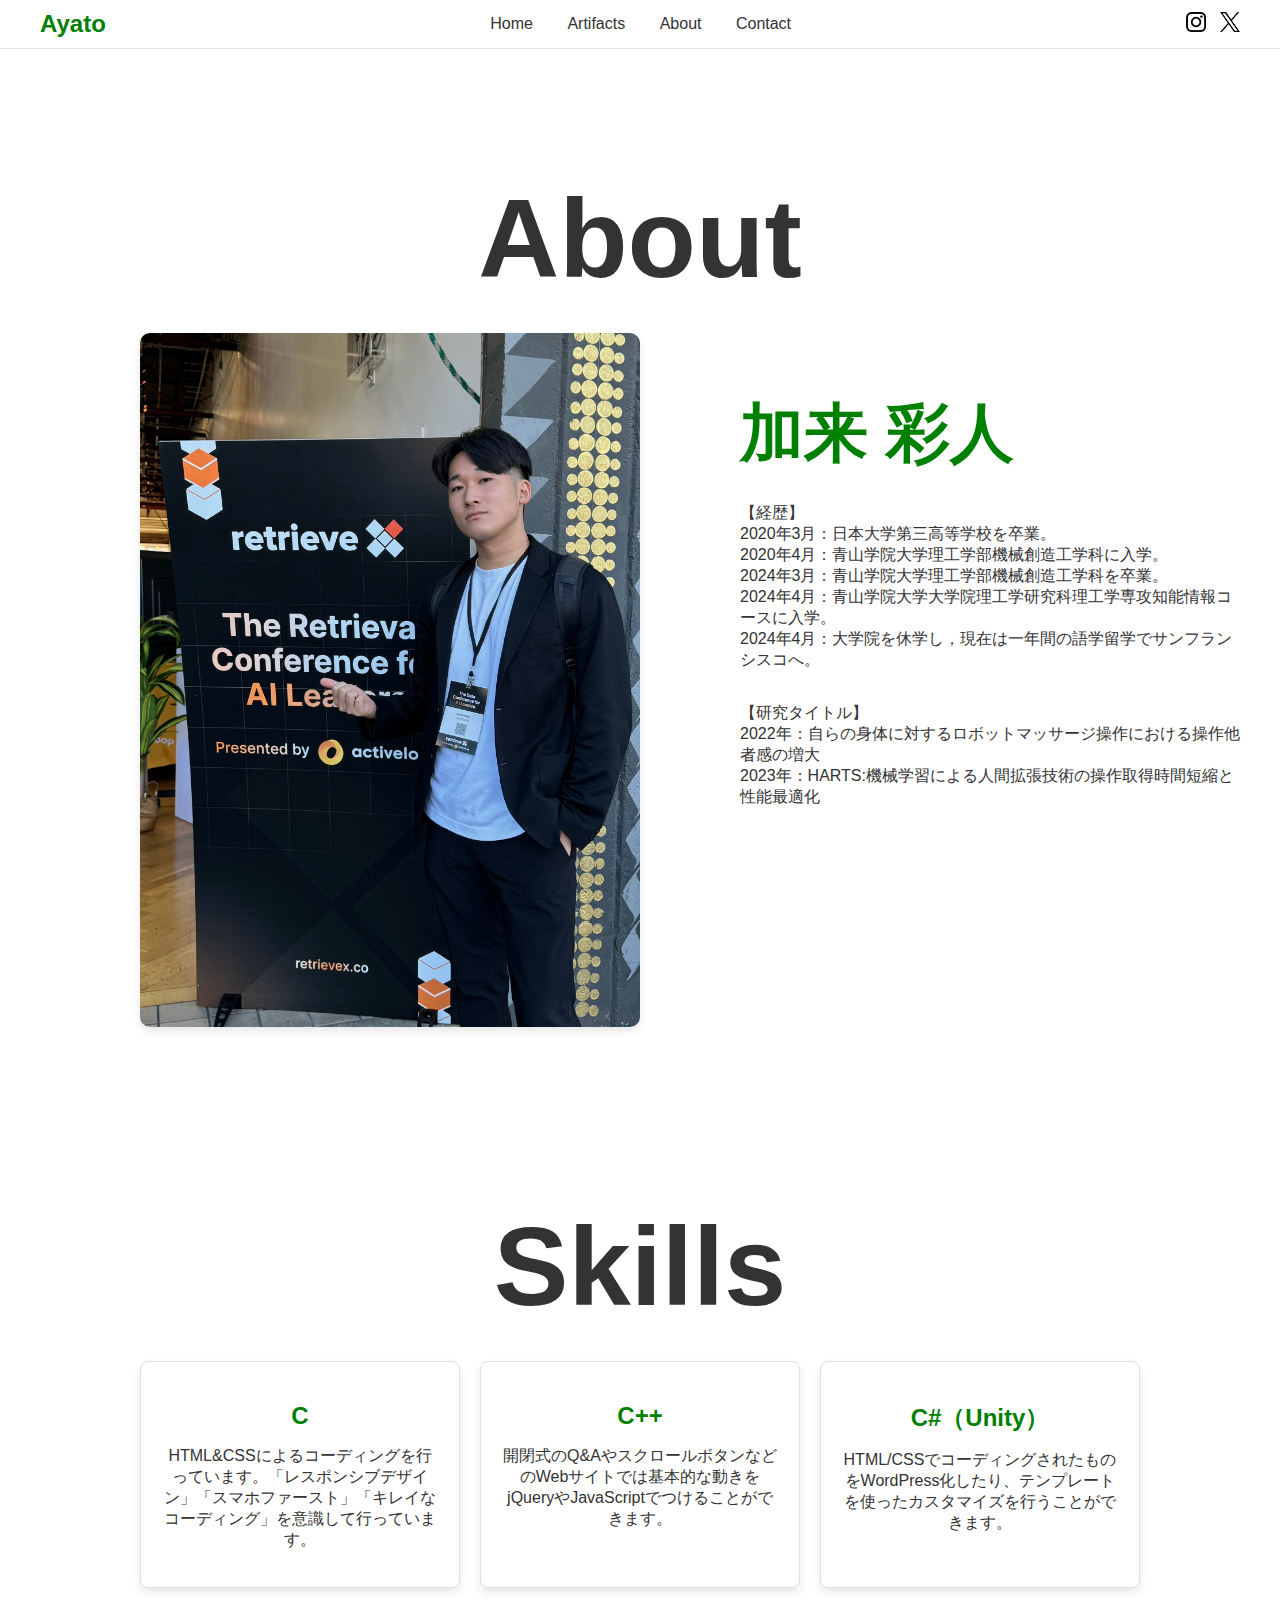
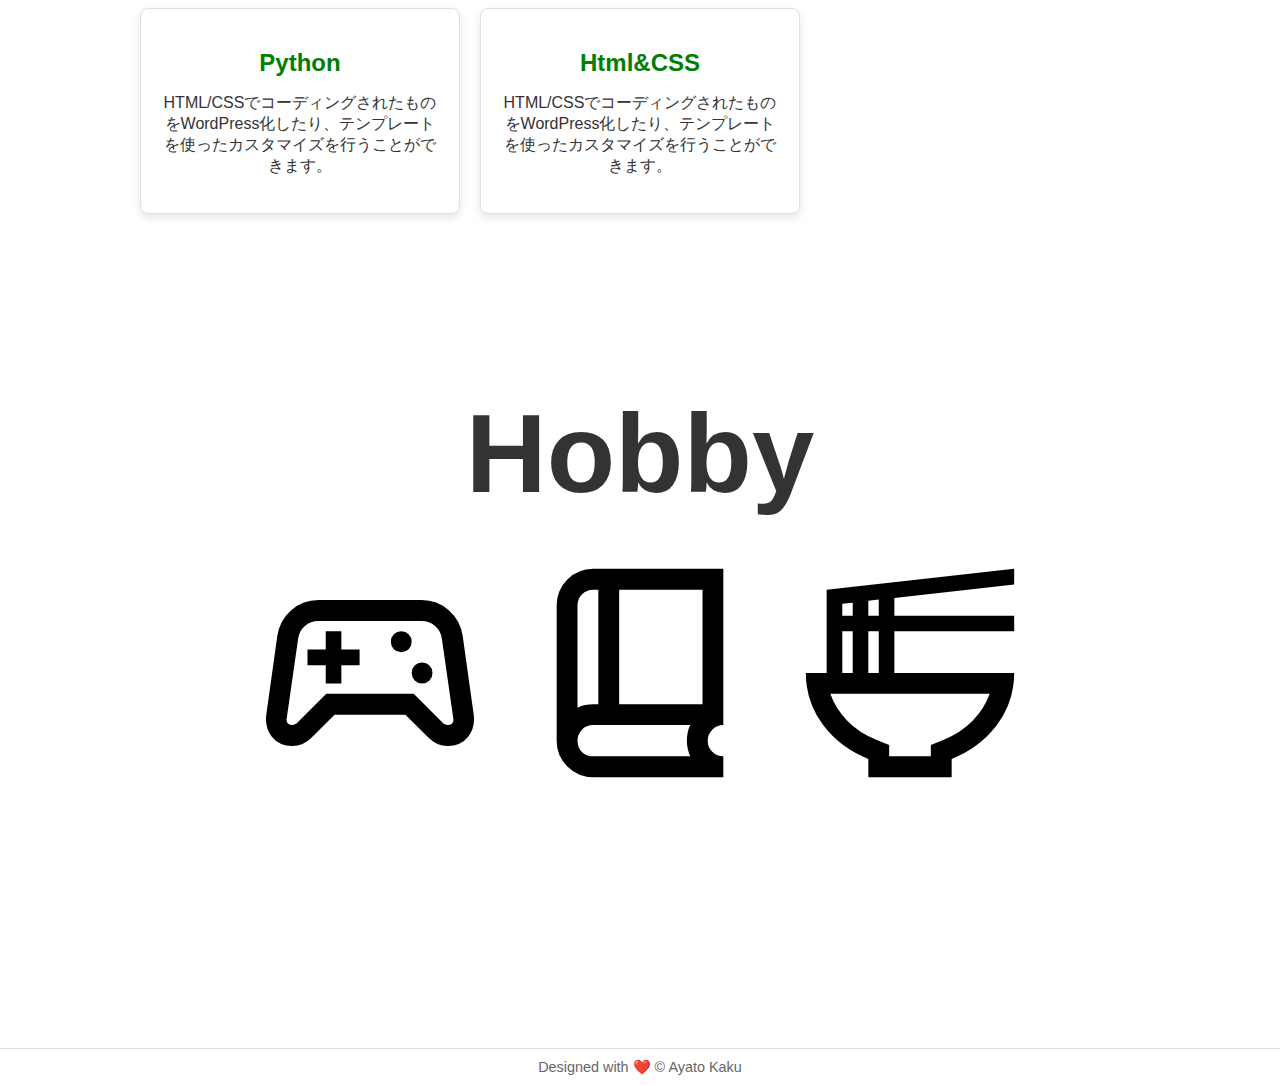
<file: about/about.html>
<!DOCTYPE html>
<html lang="en">
<head>
    <meta charset="UTF-8">
    <meta name="viewport" content="width=device-width, initial-scale=1.0">
    <title>Ayato - Artifacts</title>
    <link rel="stylesheet" href="about.css">
</head>
<body>
    <header>
        <div class="header-container">
            <div class="logo">Ayato</div>
            <nav>
                <a href="../index.html">Home</a>
                <a href="../artifact/main_artifact.html" class="active">Artifacts</a>
                <a href="../about/about.html">About</a>
                <a href="../contact/contact.html">Contact</a>
            </nav>
            <div class="social-icons">
                <a href="https://www.instagram.com/ayato_kaku01/profilecard/" aria-label="Instagram"><img src="images/Instagram_Glyph_Black.png" alt="Instagram"></a>
                <a href="https://x.com/ayarnte_55" aria-label="Twitter"><img src="images/logo-black.png" alt="Twitter"></a>
            </div>
        </div>
    </header>

    <main>
        <!-- About Section -->
        <section id="about">
            <h1>About</h1>
            <div class="about-container">
                <img src="images/AyatoKaku_selfy.jpg" alt="Your Photo" class="profile-pic">
                <div class="about-content">
                    <h2>加来 彩人</h2>
                    <ul>
                        <li>【経歴】</li>
                        <li>2020年3月：日本大学第三高等学校を卒業。</li>
                        <li>2020年4月：青山学院大学理工学部機械創造工学科に入学。</li>
                        <li>2024年3月：青山学院大学理工学部機械創造工学科を卒業。</li>
                        <li>2024年4月：青山学院大学大学院理工学研究科理工学専攻知能情報コースに入学。</li>
                        <li>2024年4月：大学院を休学し，現在は一年間の語学留学でサンフランシスコへ。</li>
                    </ul>
                    <ul>
                        <li>【研究タイトル】</li>
                        <li>2022年：自らの身体に対するロボットマッサージ操作における操作他者感の増大</li>
                        <li>2023年：HARTS:機械学習による人間拡張技術の操作取得時間短縮と性能最適化</li>
                    </ul>
                </div>
            </div>
        </section>

        <!-- Skills Section -->
        <section id="skills">
            <h1>Skills</h1>
            <div class="skills-container">
                <div class="skill">
                    <h2>C</h2>
                    <p>HTML&CSSによるコーディングを行っています。「レスポンシブデザイン」「スマホファースト」「キレイなコーディング」を意識して行っています。</p>
                </div>
                
                <div class="skill">
                    <h2>C++</h2>
                    <p>開閉式のQ&AやスクロールボタンなどのWebサイトでは基本的な動きをjQueryやJavaScriptでつけることができます。</p>
                </div>

                <div class="skill">
                    <h2>C#（Unity）</h2>
                    <p>HTML/CSSでコーディングされたものをWordPress化したり、テンプレートを使ったカスタマイズを行うことができます。</p>
                </div>
                
                <div class="skill">
                    <h2>Python</h2>
                    <p>HTML/CSSでコーディングされたものをWordPress化したり、テンプレートを使ったカスタマイズを行うことができます。</p>
                </div>
                
                <div class="skill">
                    <h2>Html&CSS</h2>
                    <p>HTML/CSSでコーディングされたものをWordPress化したり、テンプレートを使ったカスタマイズを行うことができます。</p>
                </div>
            </div>
        </section>

       <!-- Hobby Section -->
        <section id="hobbys">
            <h1>Hobby</h1>
            <div class="hobbys-container">
                <img src="images/game.svg" alt="Game" class="hobby-image">
                <img src="images/book.svg" alt="Book" class="hobby-image">
                <img src="images/ramen.svg" alt="Ramen" class="hobby-image">
            </div>
        </section>
    </main>


    <footer>
        <div class="footer-container">
            Designed with ❤️ © Ayato Kaku
        </div>
    </footer>

    <script src="about.js"></script>
</body>
</html>
</file>
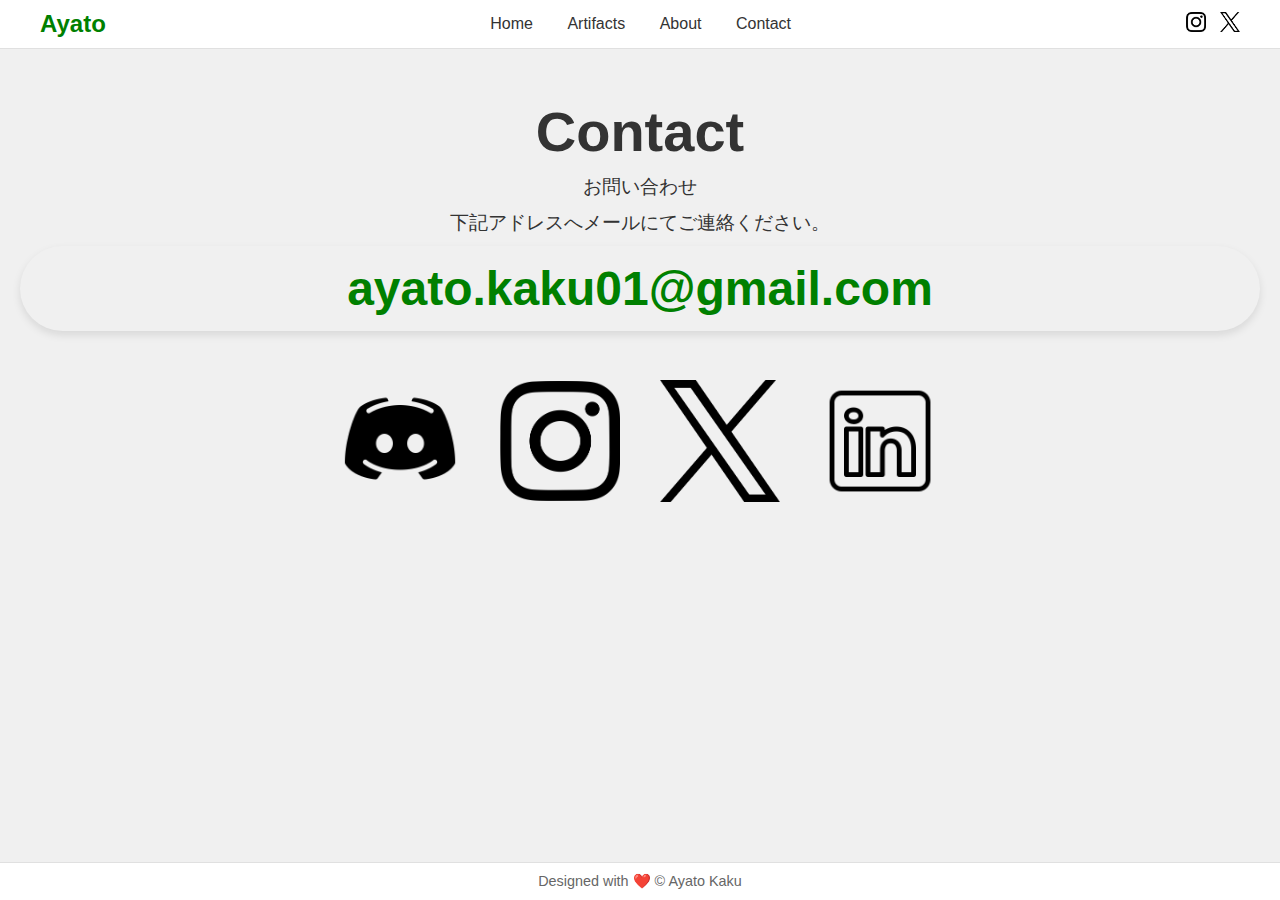
<file: contact/contact.html>
<!DOCTYPE html>
<html lang="en">
<head>
    <meta charset="UTF-8">
    <meta name="viewport" content="width=device-width, initial-scale=1.0">
    <title>Ayato - Artifacts</title>
    <link rel="stylesheet" href="contact.css">
</head>
<body>
    <header>
        <div class="header-container">
            <div class="logo">Ayato</div>
            <nav>
                <a href="../index.html">Home</a>
                <a href="../artifact/main_artifact.html" class="active">Artifacts</a>
                <a href="../about/about.html">About</a>
                <a href="../contact/contact.html">Contact</a>
            </nav>
            <div class="social-icons">
                <a href="https://www.instagram.com/ayato_kaku01/profilecard/" aria-label="Instagram"><img src="images/Instagram_Glyph_Black.png" alt="Instagram"></a>
                <a href="https://x.com/ayarnte_55" aria-label="Twitter"><img src="images/logo-black.png" alt="Twitter"></a>
            </div>
        </div>
    </header>

    <main>
        <section class="contact-section">
            <h2>Contact</h2>
            <p>お問い合わせ</p>
            <p class="description">下記アドレスへメールにてご連絡ください。</p>
            
            <div class="email-box">
                <a href="ayato.kaku01@gmail.com">ayato.kaku01@gmail.com</a>
            </div>
            
            <div class="social-links">
                <a href="https://discordapp.com/users/767829927646330880" target="_blank" aria-label="Discord"><img src="images/Discord.png" alt="Discord"></a>
                <a href="https://www.instagram.com/ayato_kaku01/profilecard/" target="_blank" aria-label="Instagram"><img src="images/Instagram_Glyph_Black.png" alt="Instagram"></a>
                <a href="https://x.com/ayarnte_55" target="_blank" aria-label="X"><img src="images/logo-black.png" alt="X"></a>
                <a href="https://www.linkedin.com/in/ayato-kaku-ab3717267" target="_blank" aria-label="LinkedIn"><img src="images/linkedIn.png" alt="LinkedIn"></a>
            </div>
        </section>
    </main>
    

    <footer>
        <div class="footer-container">
            Designed with ❤️ © Ayato Kaku
        </div>
    </footer>

    <script src="contact.js"></script>
</body>
</html>
</file>
<file: about/about.css>
/* Root Colors */
:root {
    --primary-color: green;
    --text-color: #333;
    --bg-color: #f0f0f0;
    --white: #ffffff;
    --border-color: #e0e0e0;
    --shadow-color: rgba(0, 0, 0, 0.1);
    --hover-shadow: rgba(0, 0, 0, 0.2);
}

/* Body Styling */
body {
    font-family: Arial, sans-serif;
    margin: 0;
    padding: 0;
    background-color: var(--bg-color);
    color: var(--text-color);
    display: flex;
    flex-direction: column;
    min-height: 100vh;
}

/* Social Icons */
.social-icons img {
    width: 20px;
    height: 20px;
    margin-left: 10px;
    transition: transform 0.3s;
}

.social-icons img:hover {
    transform: scale(1.1);
}

/* Header Styling */
header {
    background-color: var(--white);
    border-bottom: 1px solid var(--border-color);
    padding: 10px 0;
}

.header-container {
    max-width: 1200px;
    margin: 0 auto;
    display: flex;
    justify-content: space-between;
    align-items: center;
    padding: 0 10px;
}

.logo {
    font-size: 24px;
    font-weight: bold;
    color: var(--primary-color);
}

nav a {
    margin: 0 15px;
    color: var(--text-color);
    text-decoration: none;
    transition: color 0.3s;
}

nav a:hover {
    color: var(--primary-color);
}


/* About Section Styling */
#about {
    padding: 50px;
    background-color: var(--white);
}

/* .about-container {
    max-width: 1000px;
    margin: 0 auto;
    display: flex;
    flex-direction: row;
    align-items: center;
    gap: 60px;
} */

.about-container {
    max-width: 1000px;
    margin: 0 auto;
    display: grid;
    grid-template-columns: 50% 50%; /* 各列を均等に分割 */
    align-items: center;
    gap: 100px; /* 画像と経歴の間に余白を設定 */
    padding: 0 20px;
}

.profile-pic {
    width: 100%; /* 幅をグリッド列にフィットさせる */
    max-width: none; /* 幅制限を解除 */
    height: auto;
    border-radius: 10px;
    box-shadow: 0 4px 8px rgba(0, 0, 0, 0.1);
}

.about-content {
    display: flex;
    flex-direction: column;
    justify-content: flex-start; /* 縦方向の中央揃え */
    text-align: left;
    margin-top: -200px;
    
}

#about h1 {
    font-size: 7rem;
    text-align: center;
    margin-bottom: 30px;
}

.about-content h2 {
    font-size: 4rem;
    margin-bottom: 10px;
    color: var(--primary-color);
}

.about-content ul {
    padding: 0;
    list-style-type: none;
}

/* Skills Section Styling */
#skills {
    padding: 50px 100px;
    background-color: var(--white);
}

#skills h1 {
    font-size: 7rem;
    text-align: center;
    margin-bottom: 30px;
}

.skills-container {
    max-width: 1000px;
    margin: 0 auto;
    display: grid;
    grid-template-columns: repeat(auto-fit, minmax(300px, 1fr));
    gap: 20px;
    text-align: center;
}

.skill {
    background-color: var(--white);
    padding: 20px;
    border: 1px solid var(--border-color);
    border-radius: 8px;
    box-shadow: 0 4px 8px var(--shadow-color);
    transition: transform 0.3s, box-shadow 0.3s;
}

.skill:hover {
    transform: translateY(-5px);
    box-shadow: 0 6px 12px var(--hover-shadow);
}


.skill h2 {
    margin-bottom: 10px;
    color: var(--primary-color);
}

/* Hobbys Section Styling */
#hobbys {
    padding: 50px 100px;
    background-color: var(--white);
}

#hobbys h1 {
    font-size: 7rem;
    text-align: center;
    margin-bottom: 30px;
}

.hobbys-container {
    display: flex;
    justify-content: center;
    gap: 20px;
}


.hobby-image {
    width: 250px;
    height: 250px;
    margin: 0;
    padding: 0;
    border: none; 
    box-shadow: none;
    transition: none; 
    pointer-events: none;
    filter: grayscale(100%) brightness(0); 
    margin-bottom: 200px;
}

.hobby-image:hover {
    transform: scale(1.1);
    box-shadow: 0 6px 12px var(--hover-shadow);
}

/* Footer Styling */
footer {
    background-color: var(--white);
    padding: 10px 0;
    border-top: 1px solid var(--border-color);
    text-align: center;
    color: #666;
    font-size: 0.9em;
    width: 100%;
    margin-top: auto;
}
</file>
<file: contact/contact.css>
/* Root Colors */
:root {
    --primary-color: green;
    --text-color: #333;
    --bg-color: #f0f0f0;
    --white: #ffffff;
    --border-color: #e0e0e0;
    --shadow-color: rgba(0, 0, 0, 0.1);
    --hover-shadow: rgba(0, 0, 0, 0.2);
}

/* Body Styling */
body {
    font-family: Arial, sans-serif;
    margin: 0;
    padding: 0;
    background-color: var(--bg-color);
    color: var(--text-color);
    display: flex;
    flex-direction: column;
    min-height: 100vh;
}

/* Social Icons */
/* Social Links Styling */
/* .social-links {
    display: flex;
    justify-content: center;
    gap: 20px;
}

.social-links img {
    width: 40px; 
    height: auto;
    transition: transform 0.3s;
}

.social-links img:hover {
    transform: scale(1.2);
} */

.social-icons img {
    width: 20px; 
    height: 20px;
    margin-left: 10px;
    transition: transform 0.3s;
}

.social-icons img:hover {
    transform: scale(1.1);
}

.social-links img {
    width: 100%; /* 親の幅に合わせてアイコンを調整 */
    height: auto;
    transition: transform 0.3s;
}

.social-links a {
    display: flex; /* 各リンクをフレックスアイテムに */
    align-items: center;
    justify-content: center;
    flex: 0 0 120px; /* 固定幅で各アイコンのボックスサイズを設定 */
    max-width: 120px;
    max-height: 120px;
}

.social-links img:hover {
    transform: scale(1.2);
}

.social-links {
    display: flex;
    justify-content: center;
    gap: 40px;
    padding-top: 50px; /* メールアドレスとの間に余白を追加 */
}

/* Header Styling */
header {
    background-color: var(--white);
    border-bottom: 1px solid var(--border-color);
    padding: 10px 0;
}

.header-container {
    max-width: 1200px;
    margin: 0 auto;
    display: flex;
    justify-content: space-between;
    align-items: center;
    padding: 0 10px;
}

.logo {
    font-size: 24px;
    font-weight: bold;
    color: var(--primary-color);
}

nav a {
    margin: 0 15px;
    color: var(--text-color);
    text-decoration: none;
    transition: color 0.3s;
}

nav a:hover {
    color: var(--primary-color);
}

/* Contact Section Styling */
.contact-section {
    padding: 50px 20px;
    text-align: center;
    color: var(--text-color); 
}

.contact-section h2 {
    font-size: 3.5em;
    margin: 0;
    color: var(--text-color); 
}

.contact-section p {
    font-size: 1.2em;
    margin: 10px 0;
    color: var(--text-color); 
}

.description {
    margin-bottom: 30px;
    font-size: 1em;
}

/* Email Box Styling */
.email-box {
    background-color: var(--bg-color); 
    border-radius: 50px;
    padding: 15px 100px;
    box-shadow: 0 4px 8px var(--shadow-color); 
}

.email-box a {
    color: var(--primary-color); /* メールアドレスの緑色 */
    font-size: 3em;
    text-decoration: none;
    font-weight: bold;
}

.email-box a:hover {
    text-decoration: underline;
}

/* Footer Styling */
footer {
    background-color: var(--white);
    padding: 10px 0;
    border-top: 1px solid var(--border-color);
    text-align: center;
    color: #666;
    font-size: 0.9em;
    width: 100%;
    margin-top: auto;
}
</file>
